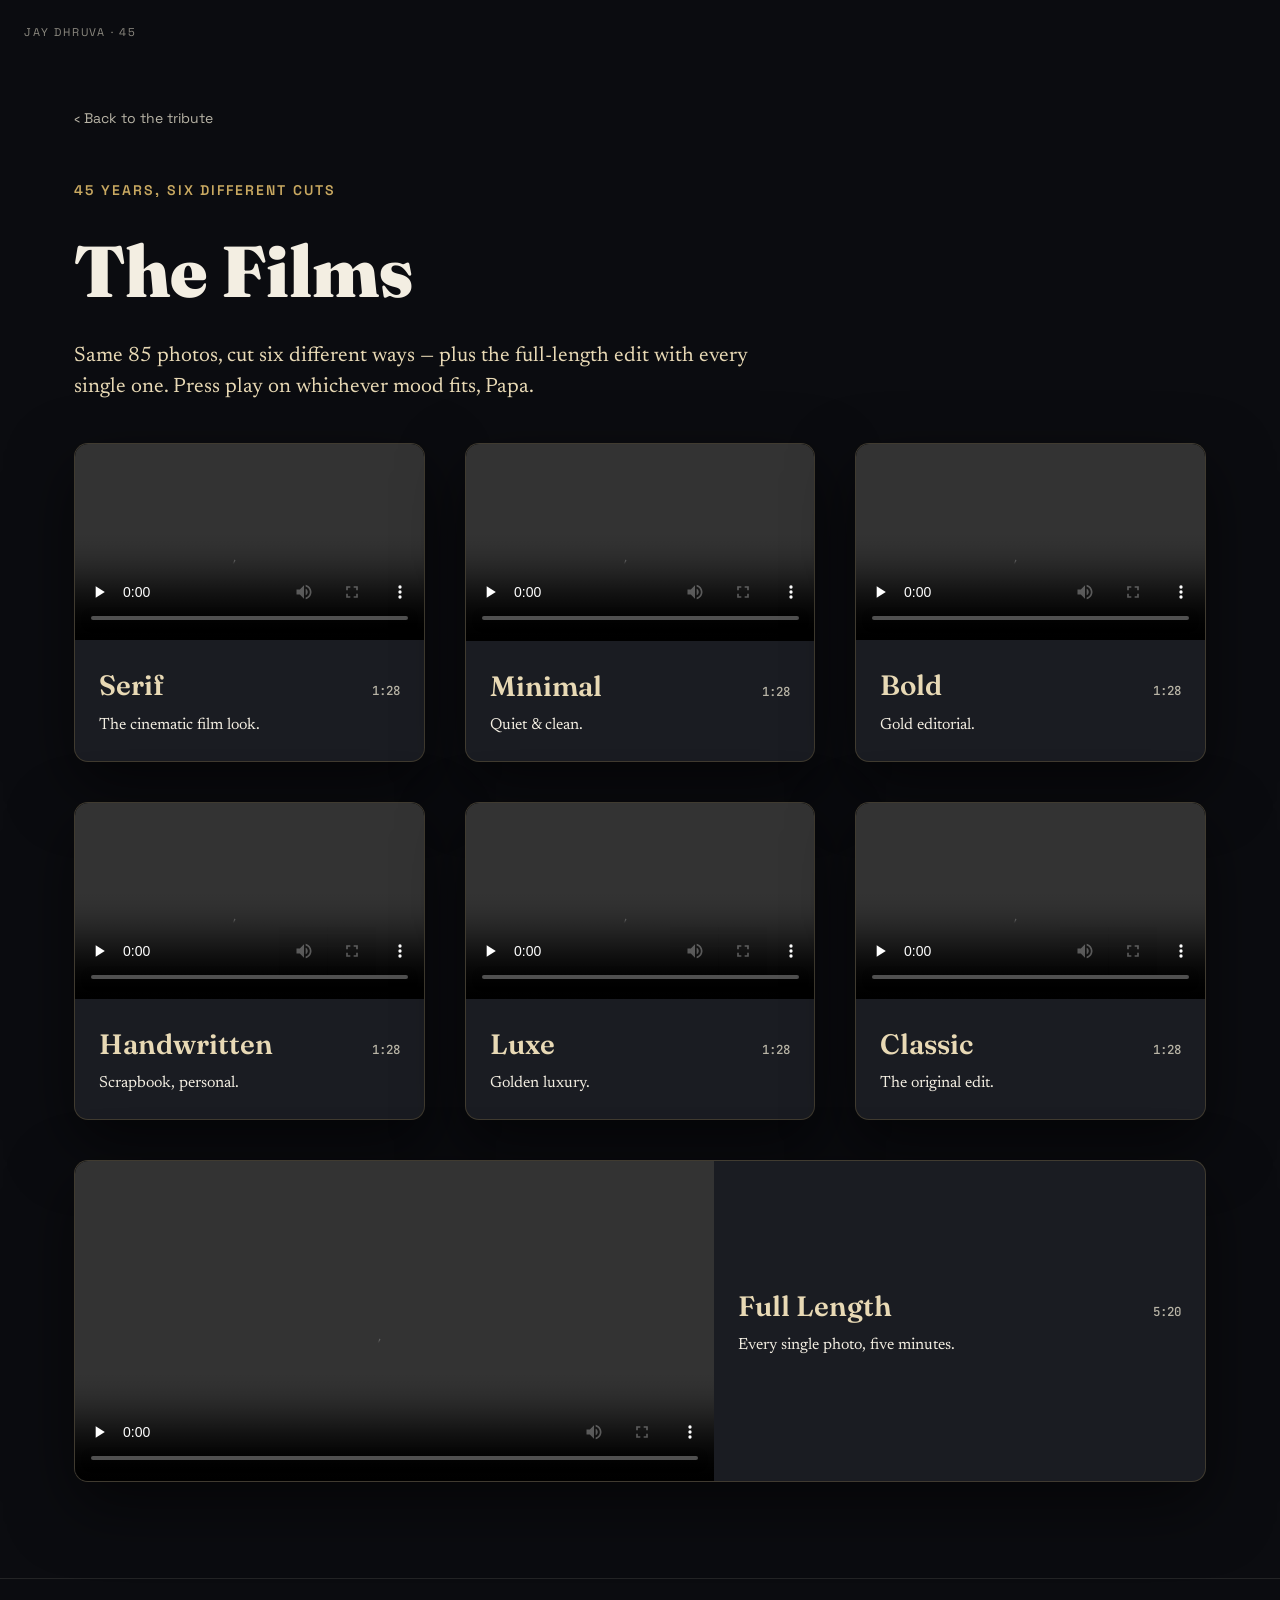
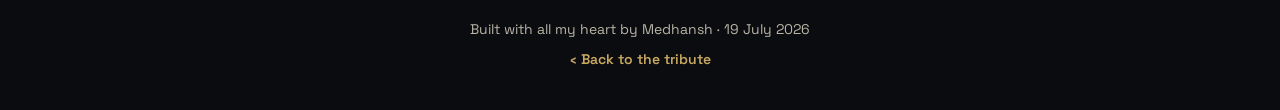
<file: films.html>
<!doctype html>
<html lang="en" class="no-js">
<head>
<meta charset="UTF-8">
<meta name="viewport" content="width=device-width, initial-scale=1">
<title>The Films &mdash; Jay Dhruva, 45</title>
<meta name="description" content="Six edited tribute films and the full-length cut, made for Jay Dhruva's 45th birthday.">
<link rel="icon" href="data:image/svg+xml,%3Csvg xmlns='http://www.w3.org/2000/svg' viewBox='0 0 100 100'%3E%3Crect width='100' height='100' rx='20' fill='%230B0C10'/%3E%3Ctext x='50' y='68' font-family='Georgia,serif' font-size='58' font-weight='700' text-anchor='middle' fill='%23C9A961'%3E45%3C/text%3E%3C/svg%3E">
<link rel="stylesheet" href="assets/fonts/fonts.css">
<link rel="stylesheet" href="css/main.css">
<link rel="stylesheet" href="css/films.css">
<noscript><style>[data-reveal]{opacity:1!important;transform:none!important}</style></noscript>
</head>
<body class="films-page">

<a class="skip-link" href="#main">Skip to content</a>

<div class="site-mark is-visible" aria-hidden="true">JAY DHRUVA &middot; 45</div>

<main id="main">
  <header class="films-header">
    <a href="index.html" class="films-back">&#8249; Back to the tribute</a>
    <p class="eyebrow">45 years, six different cuts</p>
    <h1 class="films-title">The Films</h1>
    <p class="films-lead">Same 85 photos, cut six different ways &mdash; plus the full-length edit with every single one. Press play on whichever mood fits, Papa.</p>
  </header>

  <section class="films-grid" aria-label="Tribute films">

    <article class="film-card" data-reveal>
      <video controls preload="none" playsinline>
        <source src="assets/films/serif.mp4" type="video/mp4">
      </video>
      <div class="film-card-body">
        <div class="film-card-head">
          <h2>Serif</h2>
          <span class="film-card-dur">1:28</span>
        </div>
        <p>The cinematic film look.</p>
      </div>
    </article>

    <article class="film-card" data-reveal>
      <video controls preload="none" playsinline>
        <source src="assets/films/minimal.mp4" type="video/mp4">
      </video>
      <div class="film-card-body">
        <div class="film-card-head">
          <h2>Minimal</h2>
          <span class="film-card-dur">1:28</span>
        </div>
        <p>Quiet &amp; clean.</p>
      </div>
    </article>

    <article class="film-card" data-reveal>
      <video controls preload="none" playsinline>
        <source src="assets/films/bold.mp4" type="video/mp4">
      </video>
      <div class="film-card-body">
        <div class="film-card-head">
          <h2>Bold</h2>
          <span class="film-card-dur">1:28</span>
        </div>
        <p>Gold editorial.</p>
      </div>
    </article>

    <article class="film-card" data-reveal>
      <video controls preload="none" playsinline>
        <source src="assets/films/handwritten.mp4" type="video/mp4">
      </video>
      <div class="film-card-body">
        <div class="film-card-head">
          <h2>Handwritten</h2>
          <span class="film-card-dur">1:28</span>
        </div>
        <p>Scrapbook, personal.</p>
      </div>
    </article>

    <article class="film-card" data-reveal>
      <video controls preload="none" playsinline>
        <source src="assets/films/luxe.mp4" type="video/mp4">
      </video>
      <div class="film-card-body">
        <div class="film-card-head">
          <h2>Luxe</h2>
          <span class="film-card-dur">1:28</span>
        </div>
        <p>Golden luxury.</p>
      </div>
    </article>

    <article class="film-card" data-reveal>
      <video controls preload="none" playsinline>
        <source src="assets/films/classic.mp4" type="video/mp4">
      </video>
      <div class="film-card-body">
        <div class="film-card-head">
          <h2>Classic</h2>
          <span class="film-card-dur">1:28</span>
        </div>
        <p>The original edit.</p>
      </div>
    </article>

    <article class="film-card film-card--full" data-reveal>
      <video controls preload="none" playsinline>
        <source src="assets/films/full-length.mp4" type="video/mp4">
      </video>
      <div class="film-card-body">
        <div class="film-card-head">
          <h2>Full Length</h2>
          <span class="film-card-dur">5:20</span>
        </div>
        <p>Every single photo, five minutes.</p>
      </div>
    </article>

  </section>

  <footer class="site-footer">
    <p>Built with all my heart by Medhansh &middot; 19 July 2026</p>
    <p class="footer-films-link"><a href="index.html">&#8249; Back to the tribute</a></p>
  </footer>
</main>

<script src="js/main.js" defer></script>
</body>
</html>
</file>
<file: assets/fonts/fonts.css>
@font-face {
  font-family: 'Fraunces';
  font-style: normal;
  font-weight: 400;
  font-display: swap;
  src: url('files/fraunces-400-normal.woff2') format('woff2');
}

@font-face {
  font-family: 'Fraunces';
  font-style: normal;
  font-weight: 600;
  font-display: swap;
  src: url('files/fraunces-600-normal.woff2') format('woff2');
}

@font-face {
  font-family: 'Fraunces';
  font-style: normal;
  font-weight: 700;
  font-display: swap;
  src: url('files/fraunces-700-normal.woff2') format('woff2');
}

@font-face {
  font-family: 'Fraunces';
  font-style: normal;
  font-weight: 900;
  font-display: swap;
  src: url('files/fraunces-900-normal.woff2') format('woff2');
}

@font-face {
  font-family: 'JetBrains Mono';
  font-style: normal;
  font-weight: 500;
  font-display: swap;
  src: url('files/jetbrains-mono-500-normal.woff2') format('woff2');
}

@font-face {
  font-family: 'JetBrains Mono';
  font-style: normal;
  font-weight: 700;
  font-display: swap;
  src: url('files/jetbrains-mono-700-normal.woff2') format('woff2');
}

@font-face {
  font-family: 'Newsreader';
  font-style: italic;
  font-weight: 400;
  font-display: swap;
  src: url('files/newsreader-400-italic.woff2') format('woff2');
}

@font-face {
  font-family: 'Newsreader';
  font-style: normal;
  font-weight: 400;
  font-display: swap;
  src: url('files/newsreader-400-normal.woff2') format('woff2');
}

@font-face {
  font-family: 'Newsreader';
  font-style: normal;
  font-weight: 500;
  font-display: swap;
  src: url('files/newsreader-500-normal.woff2') format('woff2');
}

@font-face {
  font-family: 'Newsreader';
  font-style: normal;
  font-weight: 600;
  font-display: swap;
  src: url('files/newsreader-600-normal.woff2') format('woff2');
}

@font-face {
  font-family: 'Space Grotesk';
  font-style: normal;
  font-weight: 400;
  font-display: swap;
  src: url('files/space-grotesk-400-normal.woff2') format('woff2');
}

@font-face {
  font-family: 'Space Grotesk';
  font-style: normal;
  font-weight: 500;
  font-display: swap;
  src: url('files/space-grotesk-500-normal.woff2') format('woff2');
}

@font-face {
  font-family: 'Space Grotesk';
  font-style: normal;
  font-weight: 600;
  font-display: swap;
  src: url('files/space-grotesk-600-normal.woff2') format('woff2');
}

@font-face {
  font-family: 'Space Grotesk';
  font-style: normal;
  font-weight: 700;
  font-display: swap;
  src: url('files/space-grotesk-700-normal.woff2') format('woff2');
}
</file>
<file: css/main.css>
/* =========================================================================
   Happy 45th, Papa — Jay Dhruva birthday tribute
   Design system: automotive luxury x warm family photo album
   ========================================================================= */

:root {
  /* ---- color tokens ---- */
  --midnight: #0B0C10;
  --charcoal: #1A1C22;
  --charcoal-2: #23262E;
  --champagne: #C9A961;
  --champagne-light: #E8D9B5;
  --taillight-red: #B32A32;
  --cream: #F3EEE2;
  --stone: #B8B4A6;
  --dealer-blue: #4C7FD6; /* Classic Auto wordmark only — not a site-wide color; lightened from brand navy for AA contrast on charcoal */
  --dealer-red: #D1555D; /* Classic Auto wordmark only — lightened from --taillight-red for AA contrast as text */

  --border-soft: rgba(201, 169, 97, 0.22);
  --border-softer: rgba(243, 238, 226, 0.1);
  --shadow-deep: 0 24px 64px rgba(0, 0, 0, 0.55);

  /* ---- type ---- */
  --font-display: 'Fraunces', Georgia, 'Times New Roman', serif;
  --font-reading: 'Newsreader', Georgia, 'Times New Roman', serif;
  --font-ui: 'Space Grotesk', -apple-system, 'Segoe UI', sans-serif;
  --font-mono: 'JetBrains Mono', 'Courier New', monospace;

  --fs-hero: clamp(2.6rem, 6vw + 1rem, 5.5rem);
  --fs-display: clamp(2.2rem, 5vw + 1rem, 4.5rem);
  --fs-h2: clamp(1.75rem, 3.2vw + 1rem, 3rem);
  --fs-h3: clamp(1.25rem, 1.6vw + 1rem, 1.75rem);
  --fs-lede: clamp(1.05rem, 1vw + 0.9rem, 1.3rem);
  --fs-body: 1rem;
  --fs-small: 0.875rem;
  --fs-letter: clamp(1.15rem, 0.6vw + 1rem, 1.3rem);

  /* ---- space ---- */
  --space-3xs: 0.25rem;
  --space-2xs: 0.5rem;
  --space-xs: 0.75rem;
  --space-sm: 1rem;
  --space-md: 1.5rem;
  --space-lg: 2.5rem;
  --space-xl: 4rem;
  --space-2xl: 6rem;
  --space-3xl: 8rem;

  --container: 1180px;
  --measure: 66ch;

  --ease-out: cubic-bezier(0.16, 1, 0.3, 1);
  --dur-fast: 180ms;
  --dur-med: 400ms;
  --dur-slow: 800ms;

  color-scheme: dark;
}

/* ---------------------------------------------------------------------- */
/* Reset                                                                   */
/* ---------------------------------------------------------------------- */
*, *::before, *::after { box-sizing: border-box; }
html { -webkit-text-size-adjust: 100%; scroll-behavior: smooth; }
html, body {
  margin: 0;
  padding: 0;
  overflow-x: hidden;
  max-width: 100%;
}
body {
  background: var(--midnight);
  color: var(--cream);
  font-family: var(--font-ui);
  font-size: 16px;
  line-height: 1.5;
  min-height: 100dvh;
}
[hidden] { display: none !important; }
img { max-width: 100%; display: block; }
ul { list-style: none; margin: 0; padding: 0; }
button { font: inherit; color: inherit; }
a { color: var(--champagne-light); text-decoration-thickness: 1px; text-underline-offset: 3px; }
h1, h2, h3 { font-family: var(--font-display); margin: 0; font-weight: 600; }
p { margin: 0; }
table { border-collapse: collapse; }

.visually-hidden {
  position: absolute !important;
  width: 1px; height: 1px;
  padding: 0; margin: -1px;
  overflow: hidden;
  clip: rect(0,0,0,0);
  white-space: nowrap;
  border: 0;
}

.skip-link {
  position: absolute;
  left: 1rem;
  top: -3rem;
  background: var(--champagne);
  color: var(--midnight);
  padding: 0.75rem 1.25rem;
  border-radius: 6px;
  font-weight: 600;
  z-index: 9999;
  transition: top var(--dur-fast) var(--ease-out);
}
.skip-link:focus {
  top: 1rem;
}

/* focus states — visible everywhere */
a:focus-visible,
button:focus-visible,
[tabindex]:focus-visible {
  outline: 2.5px solid var(--champagne-light);
  outline-offset: 3px;
  border-radius: 4px;
}

@media (prefers-reduced-motion: reduce) {
  html { scroll-behavior: auto; }
  *, *::before, *::after {
    animation-duration: 0.001ms !important;
    animation-iteration-count: 1 !important;
    transition-duration: 0.001ms !important;
    scroll-behavior: auto !important;
  }
}

.eyebrow {
  font-family: var(--font-ui);
  font-size: var(--fs-small);
  font-weight: 600;
  letter-spacing: 0.14em;
  text-transform: uppercase;
  color: var(--champagne);
  margin: 0 0 var(--space-sm);
}

section {
  position: relative;
  padding: var(--space-3xl) var(--space-md);
}
@media (max-width: 640px) {
  section { padding: var(--space-2xl) var(--space-sm); }
}

/* Generic scroll-reveal (progressive enhancement; JS adds .is-visible) */
[data-reveal] {
  opacity: 0;
  transform: translateY(18px);
  transition: opacity 700ms var(--ease-out), transform 700ms var(--ease-out);
}
[data-reveal].is-visible { opacity: 1; transform: translateY(0); }
@media (prefers-reduced-motion: reduce) {
  [data-reveal] { opacity: 1; transform: none; transition: none; }
}
.no-js [data-reveal] { opacity: 1; transform: none; }

/* ---------------------------------------------------------------------- */
/* Blur-fill media frame — the whole photo is always visible (object-fit: */
/* contain on the sharp layer); a blurred, scaled-up cover copy of the    */
/* SAME image fills the letterboxed edges instead of a hard crop.         */
/* ---------------------------------------------------------------------- */
.blurfill { position: relative; overflow: hidden; }
.blurfill__bg,
.blurfill__fg {
  position: absolute;
  inset: 0;
  width: 100%;
  height: 100%;
}
.blurfill__bg {
  object-fit: cover;
  filter: blur(34px) saturate(1.15) brightness(0.55);
  transform: scale(1.18);
  z-index: 0;
}
.blurfill__fg {
  object-fit: contain;
  z-index: 1;
}

/* ---------------------------------------------------------------------- */
/* Site mark (small persistent corner label)                              */
/* ---------------------------------------------------------------------- */
.site-mark {
  position: fixed;
  top: var(--space-md);
  left: var(--space-md);
  z-index: 40;
  font-family: var(--font-ui);
  font-size: 0.7rem;
  letter-spacing: 0.16em;
  text-transform: uppercase;
  color: var(--stone);
  opacity: 0;
  transition: opacity var(--dur-slow) var(--ease-out);
  pointer-events: none;
}
.site-mark.is-visible { opacity: 0.75; }
@media (max-width: 640px) { .site-mark { display: none; } }

/* =========================================================================
   0. IGNITION INTRO GATE
   ========================================================================= */
.gate {
  position: fixed;
  inset: 0;
  z-index: 1000;
  display: flex;
  align-items: center;
  justify-content: center;
  background:
    radial-gradient(ellipse at 50% 40%, #17181d 0%, var(--midnight) 60%, #050506 100%);
  overflow: hidden;
  transition: opacity 700ms var(--ease-out), visibility 700ms;
}
.gate[data-dismissed="true"] {
  opacity: 0;
  visibility: hidden;
  pointer-events: none;
}
body.gate-open { overflow: hidden; height: 100dvh; }

.gate-flash {
  position: absolute;
  inset: 0;
  background: radial-gradient(circle at 50% 55%, var(--champagne-light) 0%, var(--champagne) 28%, var(--taillight-red) 55%, transparent 72%);
  opacity: 0;
  pointer-events: none;
}
.gate-flash.is-igniting {
  animation: gateFlash 900ms ease-out forwards;
}
@keyframes gateFlash {
  0% { opacity: 0; transform: scale(0.2); }
  35% { opacity: 0.9; transform: scale(1.4); }
  100% { opacity: 0; transform: scale(2.6); }
}

.gate-stage {
  position: relative;
  z-index: 2;
  display: flex;
  flex-direction: column;
  align-items: center;
  text-align: center;
  gap: var(--space-md);
  padding: var(--space-md);
  max-width: 90vw;
}

.gate-eyebrow {
  font-family: var(--font-ui);
  font-size: 0.75rem;
  letter-spacing: 0.2em;
  text-transform: uppercase;
  color: var(--stone);
  margin: 0;
}

.ignition-btn {
  position: relative;
  width: clamp(120px, 30vw, 168px);
  height: clamp(120px, 30vw, 168px);
  border-radius: 50%;
  border: none;
  background: transparent;
  cursor: pointer;
  padding: 0;
  display: grid;
  place-items: center;
  -webkit-tap-highlight-color: transparent;
  touch-action: manipulation;
}
.ignition-glow {
  position: absolute;
  inset: -18px;
  border-radius: 50%;
  background: radial-gradient(circle, rgba(201,169,97,0.55) 0%, rgba(201,169,97,0) 70%);
  animation: ignitionBreathe 2.6s ease-in-out infinite;
}
@keyframes ignitionBreathe {
  0%, 100% { opacity: 0.55; transform: scale(0.92); }
  50% { opacity: 1; transform: scale(1.08); }
}
.ignition-ring {
  position: absolute;
  inset: 0;
  border-radius: 50%;
  background:
    conic-gradient(from 220deg, #3a3d46, #16171b 30%, #4a4d57 50%, #16171b 70%, #3a3d46 100%);
  box-shadow:
    0 10px 26px rgba(0,0,0,0.6),
    inset 0 2px 3px rgba(255,255,255,0.15),
    inset 0 -6px 10px rgba(0,0,0,0.6);
}
.ignition-face {
  position: relative;
  z-index: 1;
  width: 74%;
  height: 74%;
  border-radius: 50%;
  background: radial-gradient(circle at 38% 32%, #24262d 0%, #101116 70%, #08090b 100%);
  box-shadow:
    inset 0 3px 6px rgba(0,0,0,0.85),
    inset 0 -2px 3px rgba(255,255,255,0.06),
    0 0 0 1px rgba(201,169,97,0.25);
  display: flex;
  flex-direction: column;
  align-items: center;
  justify-content: center;
  gap: 0.35rem;
  color: var(--champagne);
  transition: transform var(--dur-fast) var(--ease-out), box-shadow var(--dur-fast) var(--ease-out), color var(--dur-fast) var(--ease-out);
}
.ignition-icon { width: clamp(18px, 4vw, 24px); height: clamp(18px, 4vw, 24px); }
.ignition-label {
  font-family: var(--font-ui);
  font-weight: 700;
  font-size: clamp(0.65rem, 1.6vw, 0.8rem);
  letter-spacing: 0.12em;
  line-height: 1.3;
}

.ignition-btn:hover .ignition-face {
  box-shadow:
    inset 0 3px 6px rgba(0,0,0,0.85),
    inset 0 -2px 3px rgba(255,255,255,0.08),
    0 0 0 1px rgba(201,169,97,0.4),
    0 0 24px 4px rgba(201,169,97,0.35);
  color: var(--champagne-light);
}
.ignition-btn:active .ignition-face,
.ignition-btn.is-pressed .ignition-face {
  transform: scale(0.92);
  color: var(--champagne-light);
  box-shadow:
    inset 0 4px 10px rgba(0,0,0,0.9),
    0 0 0 1px rgba(179,42,50,0.6),
    0 0 32px 8px rgba(201,169,97,0.55);
}
@media (prefers-reduced-motion: reduce) {
  .ignition-glow { animation: none; opacity: 0.7; }
}

.gate-hint {
  color: var(--stone);
  font-style: italic;
  font-size: var(--fs-small);
  max-width: 32ch;
  margin: 0;
}

/* --- reveal stage: odometer + headline --- */
.gate-stage--reveal { gap: var(--space-lg); }

.odometer {
  display: flex;
  gap: 4px;
  background: linear-gradient(180deg, #26282f, #131419);
  border-radius: 10px;
  padding: 0.6em 0.8em;
  box-shadow: inset 0 3px 8px rgba(0,0,0,0.7), 0 6px 20px rgba(0,0,0,0.5), 0 0 0 1px rgba(201,169,97,0.3);
}
.odometer-window {
  position: relative;
  width: clamp(1.6rem, 5vw, 2.4rem);
  height: clamp(2.4rem, 7vw, 3.4rem);
  overflow: hidden;
  background: #0a0a0d;
  border-radius: 3px;
  box-shadow: inset 0 0 6px rgba(0,0,0,0.9);
}
.odometer-reel {
  position: absolute;
  top: 0; left: 0;
  width: 100%;
  display: flex;
  flex-direction: column;
  transition: transform 1.3s cubic-bezier(0.22, 0.9, 0.24, 1);
}
.odometer-digit {
  height: clamp(2.4rem, 7vw, 3.4rem);
  display: flex;
  align-items: center;
  justify-content: center;
  font-family: var(--font-mono);
  font-weight: 700;
  font-size: clamp(1.4rem, 4.4vw, 2rem);
  color: var(--champagne-light);
}

.gate-headline {
  font-family: var(--font-display);
  font-weight: 900;
  font-size: var(--fs-display);
  line-height: 1.05;
  color: var(--champagne-light);
  margin: 0;
  opacity: 0;
  transform: translateY(10px) scale(0.97);
  transition: opacity 700ms var(--ease-out), transform 700ms var(--ease-out);
}
.gate-headline.is-visible { opacity: 1; transform: translateY(0) scale(1); }

.gate-sub {
  font-family: var(--font-ui);
  color: var(--cream);
  font-size: var(--fs-lede);
  opacity: 0;
  transition: opacity 700ms var(--ease-out) 200ms;
}
.gate-sub.is-visible { opacity: 1; }

.gate-continue {
  background: transparent;
  border: 1px solid var(--border-soft);
  color: var(--champagne);
  padding: 0.85rem 1.5rem;
  border-radius: 999px;
  font-family: var(--font-ui);
  font-size: var(--fs-small);
  letter-spacing: 0.04em;
  cursor: pointer;
  min-height: 44px;
  opacity: 0;
  transition: opacity 700ms var(--ease-out) 400ms, background var(--dur-fast), border-color var(--dur-fast);
}
.gate-continue.is-visible { opacity: 1; }
.gate-continue:hover { background: rgba(201,169,97,0.12); border-color: var(--champagne); }

.confetti-canvas {
  position: absolute;
  inset: 0;
  width: 100%;
  height: 100%;
  pointer-events: none;
  z-index: 3;
}

/* =========================================================================
   1. HERO
   ========================================================================= */
.hero {
  position: relative;
  min-height: 100dvh;
  padding: 0;
  display: flex;
  align-items: flex-end;
  overflow: hidden;
}
.hero-media {
  position: absolute;
  inset: 0;
}
.hero-media .blurfill__bg { object-position: 50% 22%; }
.hero-scrim {
  position: absolute;
  inset: 0;
  background:
    linear-gradient(180deg, rgba(11,12,16,0.15) 0%, rgba(11,12,16,0.05) 30%, rgba(11,12,16,0.55) 68%, rgba(11,12,16,0.94) 100%);
}
.hero-content {
  position: relative;
  z-index: 1;
  padding: 0 var(--space-md) var(--space-2xl);
  max-width: var(--container);
  margin: 0 auto;
  width: 100%;
}
.hero-headline {
  font-size: var(--fs-hero);
  font-weight: 900;
  color: var(--cream);
  line-height: 1.02;
  text-wrap: balance;
  margin: 0 0 var(--space-sm);
}
.hero-sub {
  font-family: var(--font-ui);
  font-size: var(--fs-lede);
  color: var(--champagne-light);
  max-width: 42ch;
}
.scroll-hint {
  position: absolute;
  bottom: var(--space-md);
  left: 50%;
  transform: translateX(-50%);
  z-index: 1;
  display: flex;
  flex-direction: column;
  align-items: center;
  gap: 0.4rem;
  color: var(--stone);
  font-size: 0.75rem;
  letter-spacing: 0.04em;
  text-align: center;
  text-decoration: none;
  min-height: 44px;
  justify-content: center;
}
.scroll-hint svg { animation: bounce 2.2s ease-in-out infinite; }
@keyframes bounce {
  0%, 100% { transform: translateY(0); }
  50% { transform: translateY(6px); }
}
@media (prefers-reduced-motion: reduce) {
  .scroll-hint svg { animation: none; }
}

/* =========================================================================
   2. THE FILM
   ========================================================================= */
.film {
  background: var(--charcoal);
  min-height: 100dvh;
  display: flex;
  flex-direction: column;
  align-items: center;
  justify-content: center;
  text-align: center;
  padding: var(--space-2xl) var(--space-md);
}
.film-intro { max-width: 46ch; display: flex; flex-direction: column; align-items: center; gap: var(--space-sm); }
.film-lead { font-size: var(--fs-lede); color: var(--cream); }
.play-btn {
  margin-top: var(--space-sm);
  width: 84px; height: 84px;
  border-radius: 50%;
  border: 1.5px solid var(--border-soft);
  background: var(--charcoal-2);
  color: var(--champagne);
  display: grid;
  place-items: center;
  cursor: pointer;
  transition: transform var(--dur-fast) var(--ease-out), box-shadow var(--dur-fast) var(--ease-out), color var(--dur-fast);
  box-shadow: 0 10px 30px rgba(0,0,0,0.4);
}
.play-btn svg { transform: translateX(2px); }
.play-btn:hover { color: var(--champagne-light); box-shadow: 0 0 0 1px var(--champagne), 0 12px 34px rgba(0,0,0,0.5); }
.play-btn:active { transform: scale(0.94); }
.film-meta { color: var(--stone); font-size: var(--fs-small); }
.film-more-link {
  display: inline-flex;
  align-items: center;
  gap: 0.35em;
  margin-top: var(--space-2xs);
  color: var(--champagne);
  font-size: var(--fs-small);
  letter-spacing: 0.02em;
  text-decoration: none;
  min-height: 44px;
  padding: 0.4em 0;
}
.film-more-link:hover { color: var(--champagne-light); text-decoration-line: underline; }

.film-stage {
  position: fixed;
  inset: 0;
  z-index: 500;
  background: #000;
  display: flex;
  align-items: center;
  justify-content: center;
}
.film-frames { position: absolute; inset: 0; }
.film-frame {
  position: absolute;
  inset: 0;
  opacity: 0;
  transition: opacity 1100ms ease-in-out;
}
.film-frame.is-active { opacity: 1; z-index: 1; }
/* Blurred backdrop carries the Ken Burns zoom/pan; the sharp foreground   */
/* layer stays static and object-fit: contain, so faces are never cropped. */
.film-frame__blur {
  position: absolute;
  inset: 0;
  width: 100%;
  height: 100%;
  object-fit: cover;
  filter: blur(38px) saturate(1.1) brightness(0.5);
  transform: scale(1.2);
  z-index: 0;
  animation: kenburnsBlur 6.5s ease-out forwards;
}
.film-frame.kb-alt .film-frame__blur { animation-name: kenburnsBlurAlt; }
.film-frame__fg {
  position: absolute;
  inset: 0;
  width: 100%;
  height: 100%;
  object-fit: contain;
  z-index: 1;
}
@keyframes kenburnsBlur {
  from { transform: scale(1.2) translate(0,0); }
  to { transform: scale(1.34) translate(-1.5%, -1%); }
}
@keyframes kenburnsBlurAlt {
  from { transform: scale(1.34) translate(1.5%, 1%); }
  to { transform: scale(1.2) translate(0,0); }
}
@media (prefers-reduced-motion: reduce) {
  .film-frame__blur { animation: none; transform: scale(1.2); }
}
.film-vignette {
  position: absolute;
  inset: 0;
  z-index: 2;
  pointer-events: none;
  background:
    linear-gradient(180deg, rgba(0,0,0,0.5) 0%, transparent 22%, transparent 62%, rgba(0,0,0,0.75) 100%),
    radial-gradient(ellipse at center, transparent 55%, rgba(0,0,0,0.45) 100%);
}
.film-caption {
  position: absolute;
  left: 50%;
  bottom: 14%;
  transform: translateX(-50%);
  z-index: 3;
  max-width: 34ch;
  text-align: center;
  font-family: var(--font-display);
  font-size: clamp(1.1rem, 3vw, 1.9rem);
  font-weight: 600;
  color: var(--cream);
  padding: 0 var(--space-md);
  opacity: 0;
  transition: opacity 900ms ease-in-out;
}
.film-caption.is-visible { opacity: 1; }
.film-controls {
  position: absolute;
  left: 0; right: 0; bottom: 0;
  z-index: 4;
  display: flex;
  align-items: center;
  gap: var(--space-md);
  padding: var(--space-sm) var(--space-md) calc(var(--space-sm) + env(safe-area-inset-bottom, 0px));
}
.film-progress {
  flex: 1;
  height: 3px;
  background: rgba(255,255,255,0.2);
  border-radius: 3px;
  overflow: hidden;
}
.film-progress span {
  display: block;
  height: 100%;
  width: 0%;
  background: var(--champagne);
}
.film-skip {
  display: flex;
  align-items: center;
  gap: 0.35rem;
  background: rgba(0,0,0,0.4);
  border: 1px solid rgba(255,255,255,0.25);
  color: var(--cream);
  padding: 0.6rem 0.9rem;
  border-radius: 999px;
  cursor: pointer;
  min-height: 44px;
  font-size: var(--fs-small);
}
.film-skip:hover { border-color: var(--champagne); color: var(--champagne-light); }

/* =========================================================================
   3. THE LETTER
   ========================================================================= */
.letter { background: var(--midnight); }
.letter-wrap {
  max-width: var(--measure);
  margin: 0 auto;
}
.letter-lead {
  font-family: var(--font-reading);
  font-style: italic;
  font-size: var(--fs-lede);
  color: var(--champagne-light);
  margin-bottom: var(--space-xl);
}
.letter-body {
  font-family: var(--font-reading);
  font-size: var(--fs-letter);
  line-height: 1.72;
  color: var(--cream);
  display: flex;
  flex-direction: column;
  gap: 1.4em;
}
.letter-body p { text-wrap: pretty; }
.letter-sign {
  margin-top: 0.6em;
  font-size: 1.15em;
}
.letter-sign strong {
  font-family: var(--font-display);
  font-weight: 700;
  color: var(--champagne);
}
.letter-scrawl {
  margin-top: 0.15em;
  font-family: var(--font-reading);
  font-style: italic;
  font-weight: 400;
  font-size: clamp(1.5rem, 1.2vw + 1.25rem, 2.1rem);
  color: var(--champagne-light);
  letter-spacing: 0.02em;
  transform: rotate(-1.5deg);
  transform-origin: left center;
}

/* =========================================================================
   4. WHO HE IS
   ========================================================================= */
.roles { background: var(--charcoal); text-align: center; }
.roles-wall {
  display: flex;
  flex-wrap: wrap;
  justify-content: center;
  align-items: baseline;
  gap: 0.5em 1.1em;
  max-width: 900px;
  margin: var(--space-lg) auto;
}
.roles-wall li {
  font-family: var(--font-display);
  color: var(--cream);
}
.roles-wall li:nth-child(1) { font-size: clamp(1.4rem, 4vw, 2.6rem); font-weight: 700; color: var(--champagne-light); }
.roles-wall li:nth-child(2) { font-size: clamp(1.1rem, 2.4vw, 1.6rem); font-weight: 400; color: var(--stone); }
.roles-wall li:nth-child(3) { font-size: clamp(1.6rem, 4.6vw, 3rem); font-weight: 600; color: var(--champagne); }
.roles-wall li:nth-child(4) { font-size: clamp(1.1rem, 2.2vw, 1.5rem); font-weight: 400; color: var(--cream); }
.roles-wall li:nth-child(5) { font-size: clamp(1.3rem, 3vw, 2rem); font-weight: 600; color: var(--stone); }
.roles-wall li:nth-child(6) { font-size: clamp(1.8rem, 5.2vw, 3.4rem); font-weight: 900; color: var(--champagne-light); }
.roles-wall li:nth-child(7) { font-size: clamp(1rem, 2vw, 1.35rem); font-weight: 400; color: var(--stone); }
.roles-wall li:nth-child(8) { font-size: clamp(1.3rem, 3vw, 2rem); font-weight: 600; color: var(--cream); }
.roles-wall li:nth-child(9) { font-size: clamp(1.3rem, 3vw, 2rem); font-weight: 600; color: var(--champagne); }
.roles-wall li:nth-child(10) { font-size: clamp(1.1rem, 2.4vw, 1.6rem); font-weight: 400; color: var(--cream); }
.roles-wall li:nth-child(11) { font-size: clamp(1.6rem, 4.6vw, 2.8rem); font-weight: 700; color: var(--champagne-light); }

.roles-closing {
  max-width: 44ch;
  margin: var(--space-lg) auto 0;
  font-size: var(--fs-lede);
  color: var(--stone);
  font-style: italic;
  font-family: var(--font-reading);
}

/* =========================================================================
   5. THE SPEC SHEET
   ========================================================================= */
.spec { background: var(--midnight); }
.spec-card {
  max-width: var(--container);
  margin: 0 auto;
  background: var(--charcoal);
  border: 1px solid var(--border-soft);
  border-radius: 18px;
  overflow: hidden;
  display: grid;
  grid-template-columns: 0.85fr 1.15fr;
  box-shadow: var(--shadow-deep);
}
.spec-media { position: relative; min-height: 320px; overflow: hidden; }
.spec-media .blurfill__bg { object-position: 50% 20%; }
.spec-panel { padding: var(--space-lg); }
.spec-plate {
  font-family: var(--font-mono);
  font-weight: 700;
  font-size: 0.85rem;
  letter-spacing: 0.03em;
  color: var(--champagne-light);
  background: var(--charcoal-2);
  display: inline-block;
  padding: 0.4em 0.7em;
  border-radius: 4px;
  border: 1px solid var(--border-soft);
  margin: 0 0 var(--space-sm);
}
.spec-sub { color: var(--stone); font-size: var(--fs-small); margin-bottom: var(--space-md); }
.spec-table { width: 100%; }
.spec-table tr { border-top: 1px solid var(--border-softer); }
.spec-table tr:first-child { border-top: none; }
.spec-table th, .spec-table td { text-align: left; padding: 0.7em 0.2em; vertical-align: top; }
.spec-table th {
  font-family: var(--font-ui);
  font-weight: 500;
  font-size: 0.72rem;
  letter-spacing: 0.08em;
  text-transform: uppercase;
  color: var(--stone);
  width: 34%;
  white-space: nowrap;
}
.spec-table td {
  font-family: var(--font-mono);
  font-size: 0.92rem;
  color: var(--champagne-light);
  line-height: 1.5;
}
.spec-stamp {
  display: inline-block;
  color: var(--cream) !important;
  font-family: var(--font-ui);
  font-weight: 700;
  font-size: 0.72rem !important;
  letter-spacing: 0.06em;
  text-transform: uppercase;
  border: 2px solid var(--taillight-red);
  border-radius: 4px;
  padding: 0.4em 0.6em;
  transform: rotate(-2.5deg);
  margin-top: 0.2em;
}
.spec-footer {
  margin-top: var(--space-md);
  font-style: italic;
  color: var(--stone);
  font-family: var(--font-reading);
  font-size: 0.95rem;
  text-align: right;
}
@media (max-width: 820px) {
  .spec-card { grid-template-columns: 1fr; }
  .spec-media { min-height: 260px; }
}

/* =========================================================================
   6. THE SALESMAN
   ========================================================================= */
.salesman {
  background: var(--charcoal);
  max-width: var(--container);
  margin: 0 auto;
  display: grid;
  grid-template-columns: 0.9fr 1.1fr;
  gap: var(--space-xl);
  align-items: center;
}
.salesman-media { position: relative; border-radius: 14px; overflow: hidden; box-shadow: var(--shadow-deep); aspect-ratio: 3/4; }
.salesman-media .blurfill__bg { object-position: 50% 30%; }
.ca-badge {
  display: flex;
  flex-direction: column;
  align-items: flex-start;
  gap: 0.4em;
  margin-bottom: var(--space-lg);
}
.ca-wordmark {
  display: flex;
  gap: 0.45em;
  font-family: var(--font-ui);
  font-weight: 700;
  font-size: clamp(1.4rem, 1.4vw + 1.1rem, 1.9rem);
  letter-spacing: 0.05em;
  line-height: 1;
  margin: 0;
}
.ca-classic { color: var(--dealer-blue); }
.ca-auto { color: var(--dealer-red); }
.ca-rule {
  display: block;
  width: 68px;
  height: 3px;
  background: linear-gradient(90deg, var(--dealer-blue) 0 50%, var(--dealer-red) 50% 100%);
  border-radius: 2px;
}
.ca-tagline {
  font-family: var(--font-ui);
  font-size: 0.72rem;
  font-weight: 500;
  letter-spacing: 0.14em;
  text-transform: uppercase;
  color: var(--stone);
  margin: 0;
}
.salesman-content h2 { font-size: var(--fs-h2); margin-bottom: var(--space-md); color: var(--champagne-light); }
.salesman-content p {
  font-family: var(--font-reading);
  font-size: 1.1rem;
  line-height: 1.65;
  color: var(--cream);
  margin-bottom: 1em;
}
@media (max-width: 820px) {
  .salesman { grid-template-columns: 1fr; }
}

/* =========================================================================
   7. THE FAMILY WALL
   ========================================================================= */
.family { background: var(--midnight); text-align: center; }
.family-lead { max-width: 44ch; margin: 0 auto var(--space-lg); color: var(--stone); font-size: var(--fs-lede); }
.family-wall {
  display: grid;
  grid-template-columns: repeat(auto-fit, minmax(120px, 1fr));
  gap: var(--space-sm);
  max-width: 900px;
  margin: 0 auto var(--space-lg);
}
.family-wall li {
  background: var(--charcoal);
  border: 1px solid var(--border-soft);
  border-radius: 12px;
  padding: 1.4em 0.8em;
  font-family: var(--font-display);
  font-size: 1.15rem;
  color: var(--champagne-light);
  transition: transform var(--dur-fast) var(--ease-out), border-color var(--dur-fast);
}
.family-wall li:hover { transform: translateY(-4px); border-color: var(--champagne); }
.family-closing {
  max-width: 52ch;
  margin: 0 auto;
  color: var(--cream);
  font-family: var(--font-reading);
  font-size: var(--fs-lede);
  line-height: 1.6;
}

/* =========================================================================
   8. GALLERY
   ========================================================================= */
.gallery { background: var(--charcoal); }
.gallery h2 { font-size: var(--fs-h2); max-width: 20ch; margin-bottom: var(--space-lg); color: var(--cream); }
.gallery-grid {
  columns: 2 220px;
  column-gap: var(--space-2xs);
}
@media (min-width: 640px) { .gallery-grid { columns: 3 240px; } }
@media (min-width: 1024px) { .gallery-grid { columns: 4 260px; } }
.gallery-item {
  break-inside: avoid;
  margin-bottom: var(--space-2xs);
  border-radius: 8px;
  overflow: hidden;
  border: none;
  background: var(--charcoal-2);
  padding: 0;
  cursor: pointer;
  display: block;
  width: 100%;
  min-height: 44px;
  position: relative;
}
.gallery-item img {
  width: 100%;
  height: auto;
  display: block;
  transition: transform var(--dur-med) var(--ease-out), filter var(--dur-med);
}
.gallery-item:hover img { transform: scale(1.04); filter: brightness(1.06); }
.gallery-item:focus-visible { outline-offset: 2px; }

/* =========================================================================
   9. FINALE
   ========================================================================= */
.finale {
  min-height: 100dvh;
  background: radial-gradient(ellipse at 50% 30%, #14151b 0%, var(--midnight) 70%);
  display: flex;
  align-items: center;
  justify-content: center;
  text-align: center;
  overflow: hidden;
}
.finale-stage {
  position: relative;
  z-index: 2;
  display: flex;
  flex-direction: column;
  align-items: center;
  gap: var(--space-lg);
  transition: opacity var(--dur-slow) var(--ease-out);
}
.finale-stage.is-hidden { opacity: 0; pointer-events: none; position: absolute; }
.finale-prompt {
  font-family: var(--font-display);
  font-size: var(--fs-h2);
  color: var(--champagne-light);
}
.cake {
  position: relative;
  width: min(88vw, 420px);
  padding-top: 2.6rem;
}
.cake-candles {
  position: relative;
  display: flex;
  justify-content: center;
  align-items: flex-end;
  flex-wrap: wrap;
  gap: 3px;
  padding: 0 6%;
  z-index: 2;
}
.candle {
  width: 5px;
  height: clamp(22px, 6vw, 34px);
  background: linear-gradient(180deg, var(--champagne-light), var(--champagne));
  border-radius: 2px;
  position: relative;
  align-self: flex-end;
}
.candle::before {
  content: "";
  position: absolute;
  left: 50%;
  bottom: 100%;
  transform: translateX(-50%);
  width: 9px;
  height: 13px;
  border-radius: 50% 50% 50% 50% / 60% 60% 40% 40%;
  background: radial-gradient(circle at 50% 30%, var(--champagne-light), var(--taillight-red) 70%);
  box-shadow: 0 0 10px 3px rgba(201,169,97,0.55);
  animation: flicker 1.6s ease-in-out infinite;
  transition: opacity 300ms ease-out, transform 300ms ease-out;
}
.candle:nth-child(3n)::before { animation-duration: 1.9s; }
.candle:nth-child(5n)::before { animation-duration: 1.3s; }
@keyframes flicker {
  0%, 100% { transform: translateX(-50%) scale(1) rotate(-1deg); opacity: 1; }
  50% { transform: translateX(-50%) scale(0.9) rotate(1.5deg); opacity: 0.85; }
}
.candle.is-out::before {
  opacity: 0;
  transform: translateX(-50%) scale(0.2);
}
@media (prefers-reduced-motion: reduce) {
  .candle::before { animation: none; }
}
.cake-tier {
  border-radius: 10px 10px 6px 6px;
  border: 1px solid var(--border-soft);
}
.cake-tier--top {
  height: clamp(34px, 8vw, 52px);
  background: linear-gradient(180deg, var(--charcoal-2), var(--charcoal));
  margin: 0 14%;
  position: relative;
  z-index: 1;
}
.cake-tier--bottom {
  height: clamp(48px, 11vw, 72px);
  background: linear-gradient(180deg, var(--charcoal-2), var(--charcoal));
  margin-top: -1px;
}
.blow-btn {
  background: var(--champagne);
  color: var(--midnight);
  border: none;
  border-radius: 999px;
  padding: 1rem 2rem;
  font-family: var(--font-ui);
  font-weight: 700;
  font-size: 1rem;
  cursor: pointer;
  min-height: 44px;
  box-shadow: 0 10px 30px rgba(201,169,97,0.25);
  transition: transform var(--dur-fast) var(--ease-out), background var(--dur-fast);
}
.blow-btn:hover { background: var(--champagne-light); transform: translateY(-2px); }
.blow-btn:active { transform: translateY(0) scale(0.97); }
.blow-btn:disabled { opacity: 0.6; cursor: default; transform: none; }

.finale-message {
  position: relative;
  z-index: 2;
  display: flex;
  flex-direction: column;
  gap: var(--space-sm);
  max-width: 60ch;
  padding: 0 var(--space-md);
  opacity: 0;
  transform: translateY(12px);
  transition: opacity 900ms var(--ease-out), transform 900ms var(--ease-out);
}
.finale-message.is-visible { opacity: 1; transform: translateY(0); }
.finale-message p {
  font-family: var(--font-reading);
  font-size: var(--fs-lede);
  color: var(--cream);
}
.finale-message h2 {
  margin-top: var(--space-sm);
  font-size: clamp(1.6rem, 5vw, 3rem);
  color: var(--champagne-light);
  font-weight: 900;
}

/* =========================================================================
   10. US THREE — closing beat
   ========================================================================= */
.us-three {
  position: relative;
  min-height: 100dvh;
  padding: 0;
  display: flex;
  align-items: center;
  justify-content: center;
  text-align: center;
  overflow: hidden;
}
.us-three-media { position: absolute; inset: 0; }
.us-three-media .blurfill__bg { filter: blur(40px) saturate(1.15) brightness(0.6); }
.us-three-scrim {
  position: absolute;
  inset: 0;
  z-index: 1;
  background: linear-gradient(180deg, rgba(11,12,16,0.4) 0%, rgba(11,12,16,0.15) 35%, rgba(11,12,16,0.35) 65%, rgba(11,12,16,0.85) 100%);
}
.us-three-text {
  position: relative;
  z-index: 2;
  display: flex;
  flex-direction: column;
  gap: var(--space-sm);
  max-width: 46ch;
  padding: 0 var(--space-md);
}
.us-three-line {
  font-family: var(--font-display);
  font-weight: 700;
  font-size: var(--fs-h2);
  color: var(--cream);
  text-wrap: balance;
}
.us-three-line--2 {
  transition-delay: 350ms;
  font-family: var(--font-reading);
  font-style: italic;
  font-weight: 400;
  font-size: var(--fs-lede);
  color: var(--champagne-light);
}
.us-three-line--3 {
  transition-delay: 700ms;
  font-family: var(--font-reading);
  font-weight: 400;
  font-size: var(--fs-lede);
  color: var(--stone);
}

/* =========================================================================
   LIGHTBOX
   ========================================================================= */
.lightbox {
  position: fixed;
  inset: 0;
  z-index: 800;
  background: rgba(5,5,7,0.96);
  display: flex;
  align-items: center;
  justify-content: center;
}
.lightbox[hidden] { display: none; }
.lightbox-frame {
  max-width: min(92vw, 1100px);
  max-height: 86vh;
}
.lightbox-frame img {
  max-width: 100%;
  max-height: 86vh;
  width: auto;
  height: auto;
  margin: 0 auto;
  border-radius: 6px;
  box-shadow: var(--shadow-deep);
}
.lightbox-close, .lightbox-nav {
  position: absolute;
  background: rgba(26,28,34,0.75);
  border: 1px solid var(--border-soft);
  color: var(--cream);
  border-radius: 50%;
  width: 48px; height: 48px;
  display: grid;
  place-items: center;
  cursor: pointer;
}
.lightbox-close:hover, .lightbox-nav:hover { color: var(--champagne-light); border-color: var(--champagne); }
.lightbox-close { top: var(--space-md); right: var(--space-md); }
.lightbox-prev { left: var(--space-sm); top: 50%; transform: translateY(-50%); }
.lightbox-next { right: var(--space-sm); top: 50%; transform: translateY(-50%); }
.lightbox-count {
  position: absolute;
  bottom: var(--space-md);
  left: 50%;
  transform: translateX(-50%);
  color: var(--stone);
  font-family: var(--font-mono);
  font-size: 0.8rem;
}
@media (max-width: 640px) {
  .lightbox-prev { left: 4px; }
  .lightbox-next { right: 4px; }
  .lightbox-close { top: 8px; right: 8px; }
}

/* =========================================================================
   FOOTER
   ========================================================================= */
.site-footer {
  background: var(--midnight);
  border-top: 1px solid var(--border-softer);
  padding: var(--space-lg) var(--space-md);
  text-align: center;
  display: flex;
  flex-direction: column;
  gap: 0.6em;
}
.site-footer p { color: var(--stone); font-size: var(--fs-small); }
.footer-joke { font-style: italic; }
.footer-films-link a {
  color: var(--champagne);
  font-weight: 600;
  text-decoration: none;
}
.footer-films-link a:hover { color: var(--champagne-light); text-decoration-line: underline; }
.footer-attribution { font-size: 0.72rem; max-width: 60ch; margin: 0.4em auto 0; opacity: 0.75; }
.footer-attribution a { color: var(--stone); }

/* ---------------------------------------------------------------------- */
/* Container helper used by section headings needing centering            */
/* ---------------------------------------------------------------------- */
#roles, #family, #gallery, #spec, #salesman, #film, #letter {
  max-width: none;
}
#usThree { max-width: none; }
#gallery > .eyebrow, #gallery > h2 { max-width: var(--container); margin-left: auto; margin-right: auto; }
</file>
<file: css/films.css>
/* =========================================================================
   The Films — index page for the seven edited/full-length cuts.
   Extends the design tokens in main.css.
   ========================================================================= */

body.films-page { background: var(--midnight); }

.films-header {
  max-width: var(--container);
  margin: 0 auto;
  padding: var(--space-2xl) var(--space-md) var(--space-lg);
}
.films-back {
  display: inline-flex;
  align-items: center;
  gap: 0.3em;
  color: var(--stone);
  font-family: var(--font-ui);
  font-size: var(--fs-small);
  text-decoration: none;
  margin-bottom: var(--space-lg);
  min-height: 44px;
  padding: 0.3em 0;
}
.films-back:hover { color: var(--champagne-light); }
.films-title {
  font-size: var(--fs-display);
  font-weight: 900;
  color: var(--cream);
  margin: 0 0 var(--space-sm);
}
.films-lead {
  font-family: var(--font-reading);
  font-size: var(--fs-lede);
  color: var(--champagne-light);
  max-width: 60ch;
  margin: 0;
}

.films-grid {
  max-width: var(--container);
  margin: 0 auto;
  padding: 0 var(--space-md) var(--space-2xl);
  display: grid;
  grid-template-columns: repeat(auto-fit, minmax(280px, 1fr));
  gap: var(--space-lg);
}

.film-card {
  background: var(--charcoal);
  border: 1px solid var(--border-soft);
  border-radius: 14px;
  overflow: hidden;
  display: flex;
  flex-direction: column;
  box-shadow: var(--shadow-deep);
}
.film-card video {
  display: block;
  width: 100%;
  aspect-ratio: 16 / 9;
  background: #000;
}
.film-card-body { padding: var(--space-md); }
.film-card-head {
  display: flex;
  align-items: baseline;
  justify-content: space-between;
  gap: var(--space-sm);
  margin-bottom: 0.4em;
}
.film-card h2 {
  font-size: var(--fs-h3);
  color: var(--champagne-light);
}
.film-card-dur {
  font-family: var(--font-mono);
  font-size: 0.78rem;
  color: var(--stone);
  white-space: nowrap;
}
.film-card-body p {
  font-family: var(--font-reading);
  color: var(--cream);
  font-size: 1rem;
}
.film-card--full { grid-column: 1 / -1; }
.film-card--full video { aspect-ratio: 16 / 9; }
@media (min-width: 780px) {
  .film-card--full { display: grid; grid-template-columns: 1.3fr 1fr; align-items: stretch; }
  .film-card--full video { height: 100%; aspect-ratio: auto; }
  .film-card--full .film-card-body { display: flex; flex-direction: column; justify-content: center; }
}
</file>
